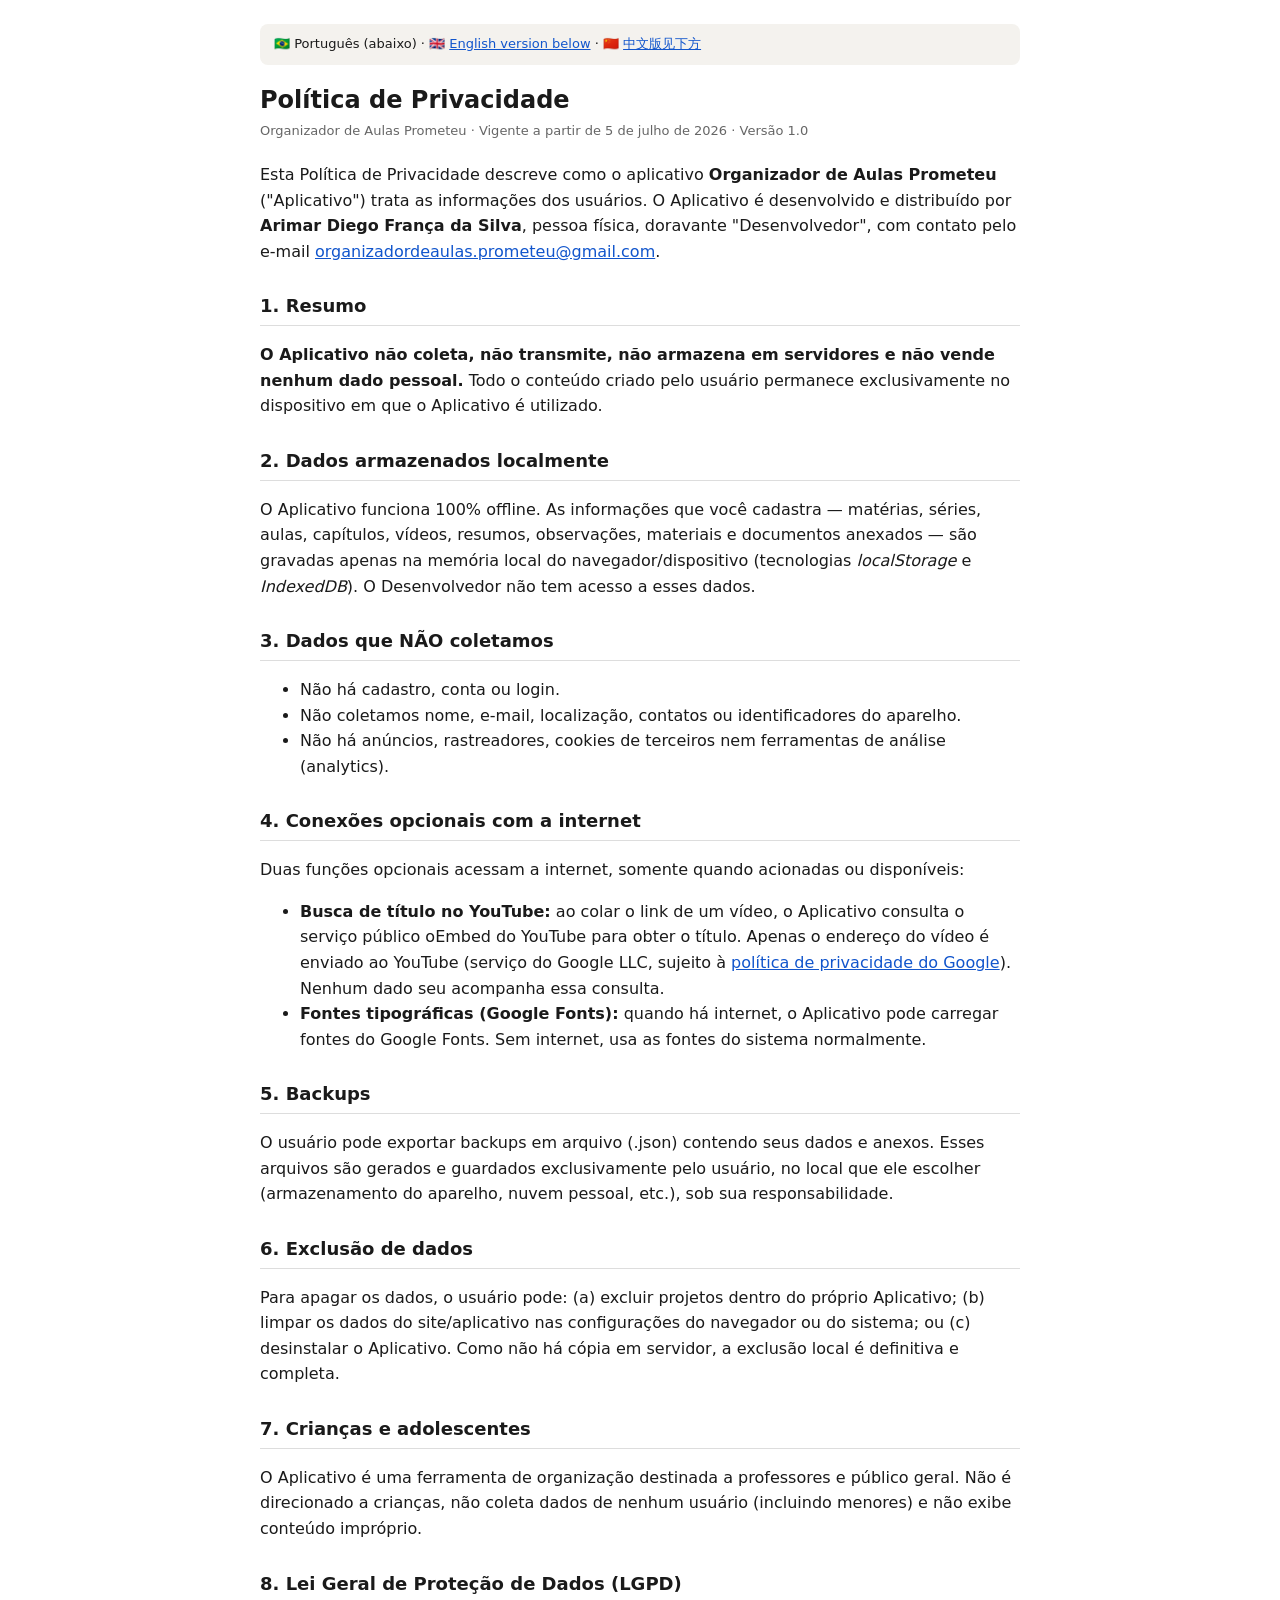
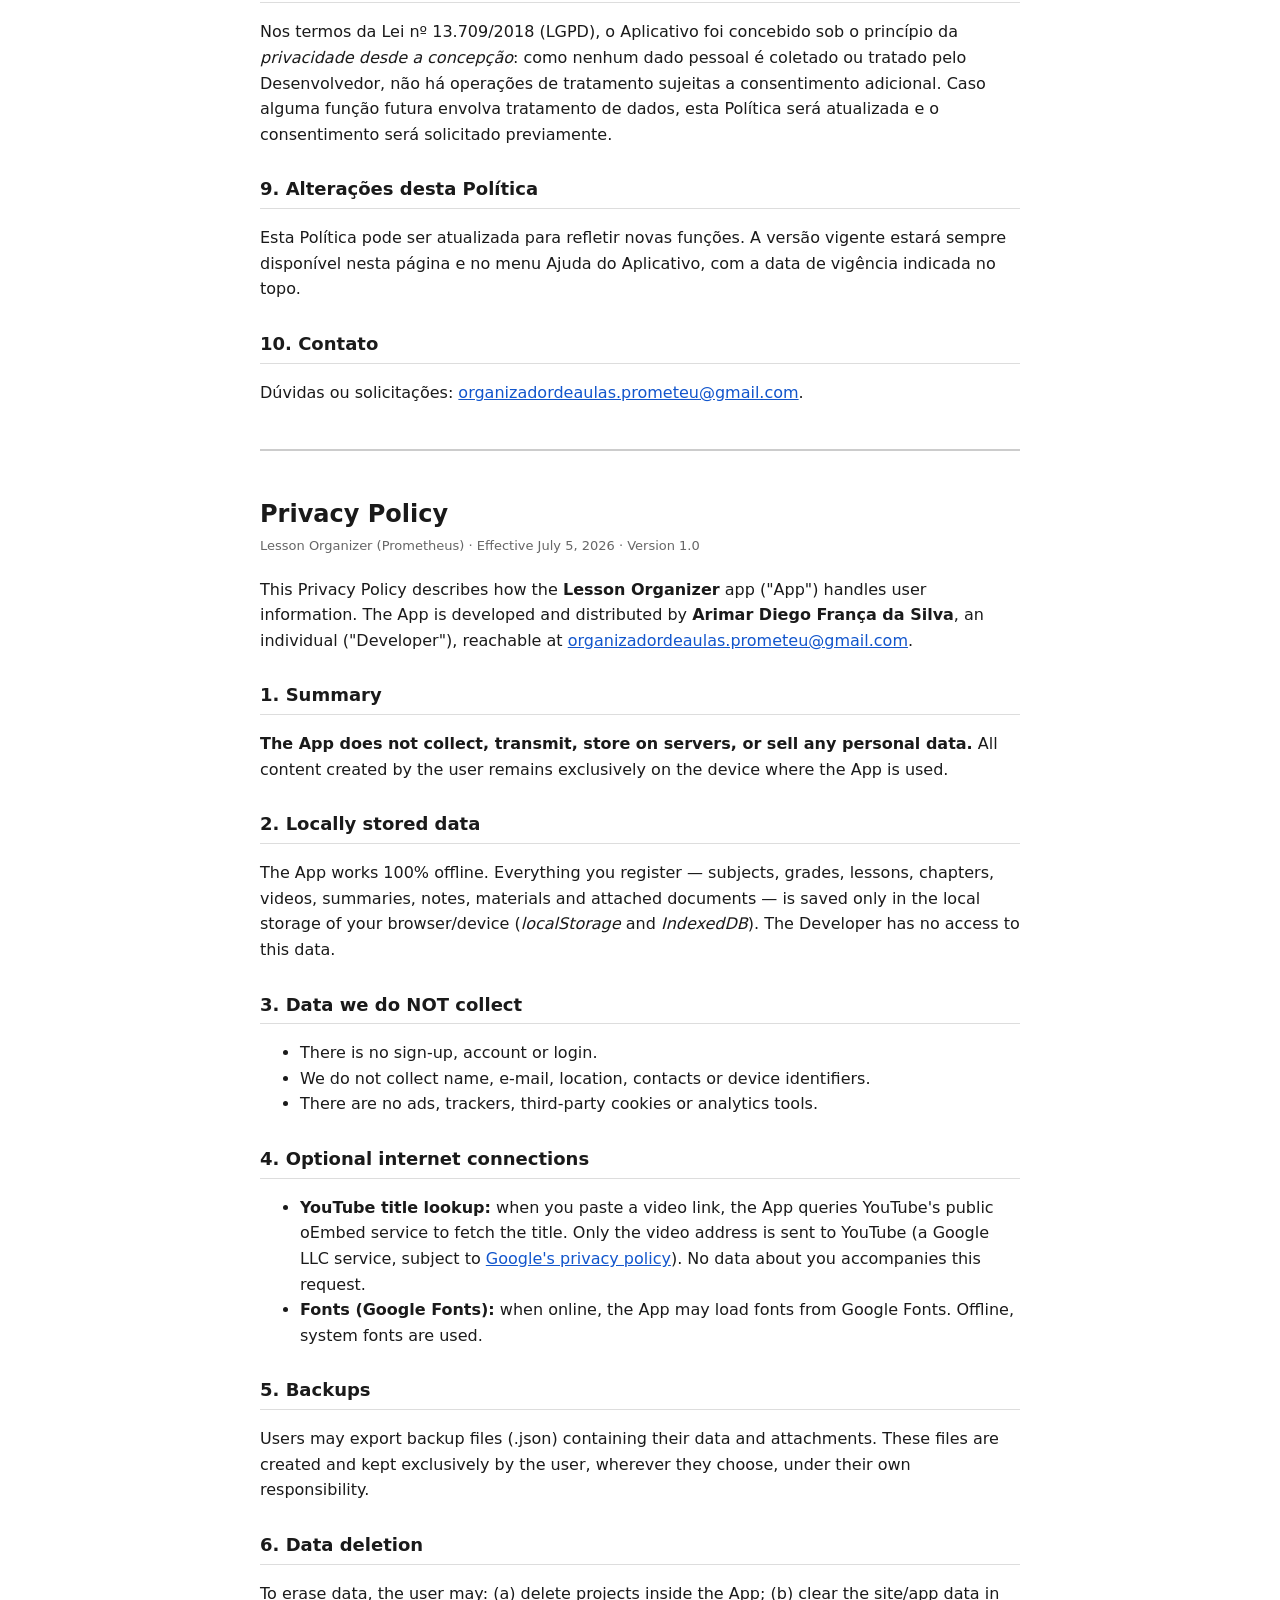
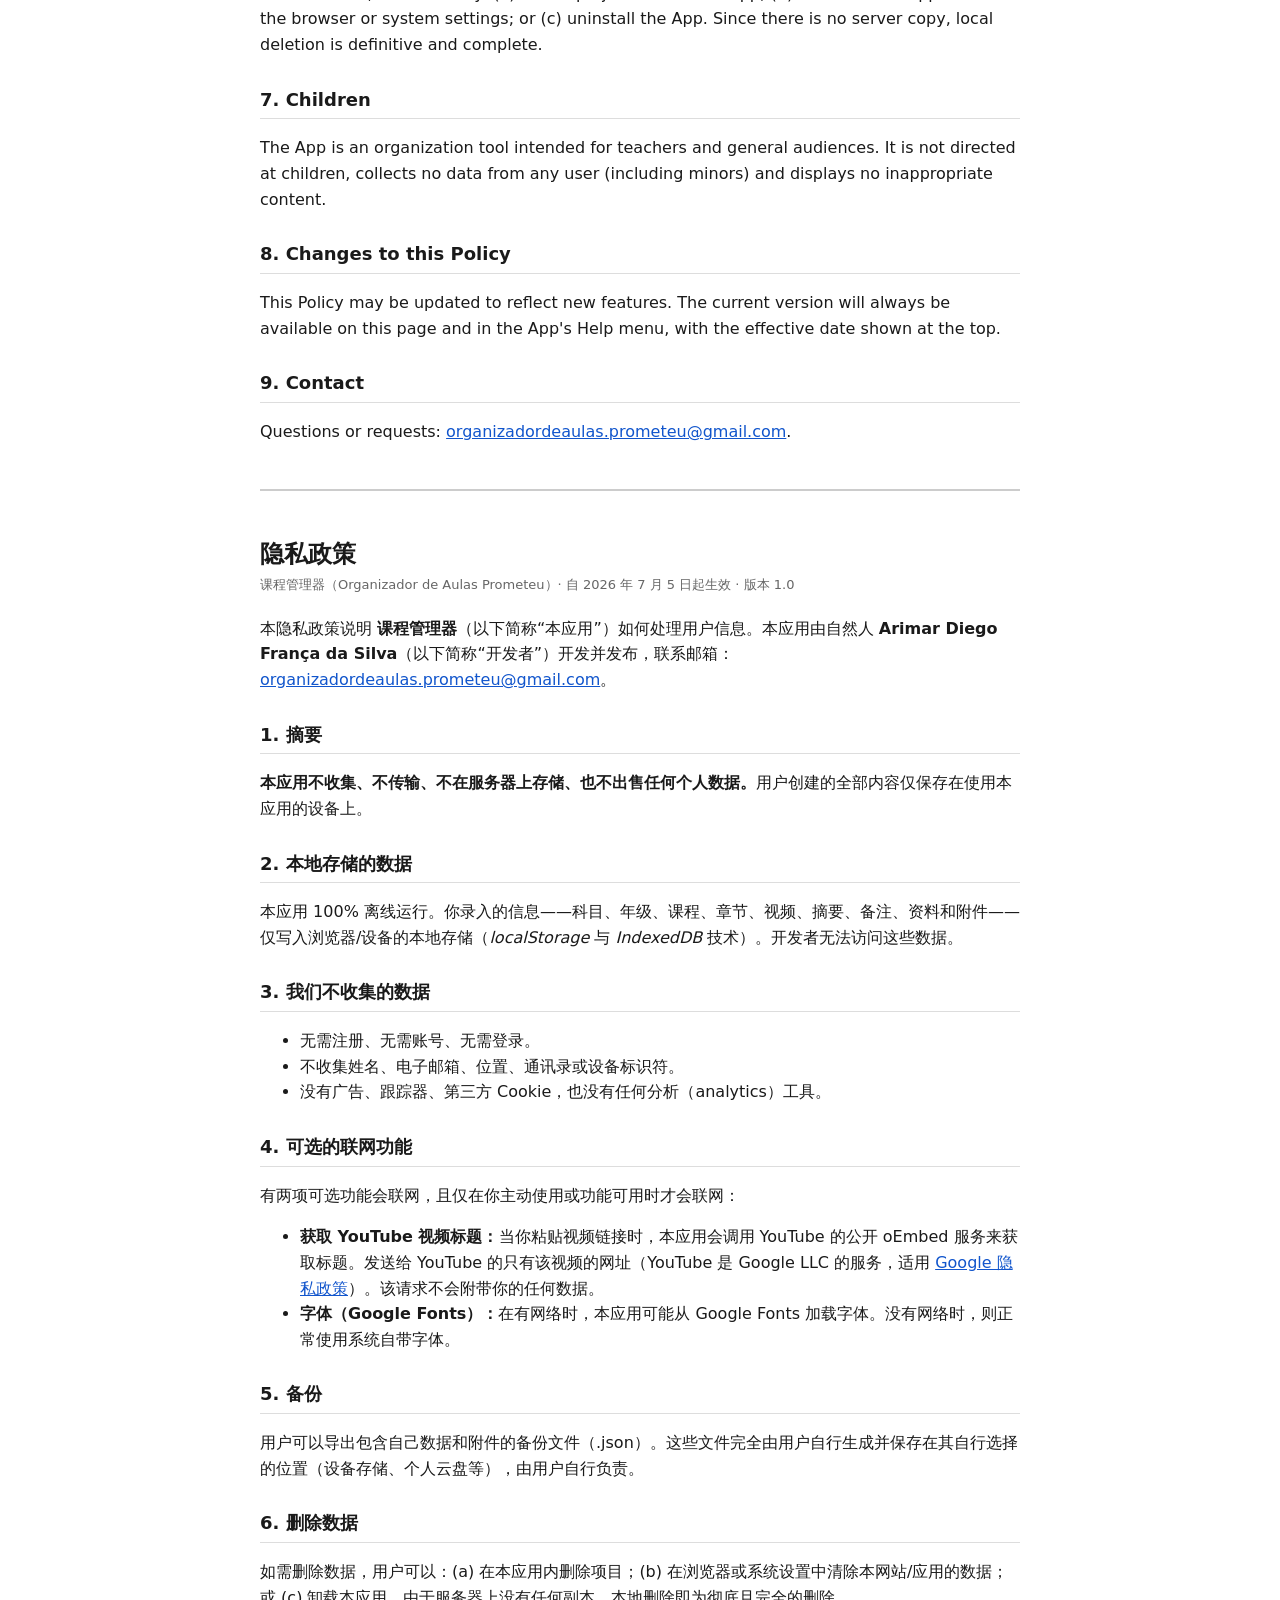
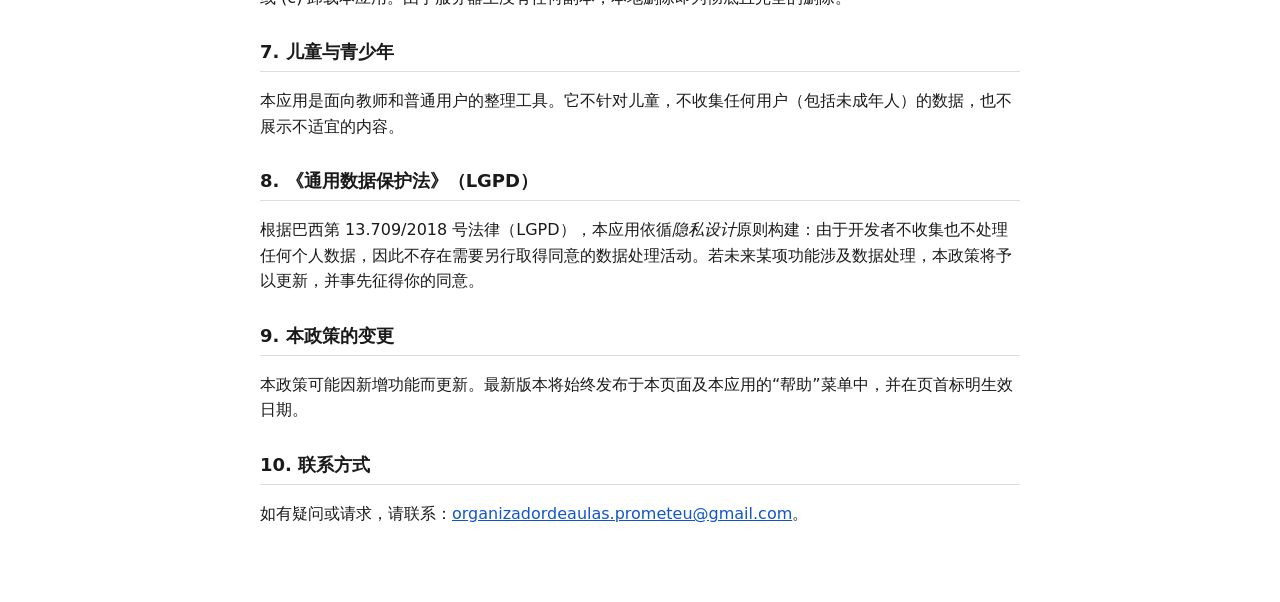
<file: privacidade.html>
<!DOCTYPE html>
<html lang="pt-BR">
<head>
<meta charset="UTF-8">
<meta name="viewport" content="width=device-width, initial-scale=1.0">
<title>Política de Privacidade — Organizador de Aulas Prometeu</title>
<style>
body{font-family:system-ui,-apple-system,sans-serif;max-width:760px;margin:0 auto;padding:24px 18px 60px;line-height:1.6;color:#1a1a1a;background:#fff}
h1{font-size:24px;margin-bottom:2px}
h2{font-size:18px;margin-top:28px;border-bottom:1px solid #ddd;padding-bottom:4px}
.meta{color:#666;font-size:13px;margin-bottom:20px}
.lang{background:#f4f2ee;border-radius:8px;padding:10px 14px;font-size:13px}
a{color:#1155cc}
hr{margin:44px 0;border:none;border-top:2px solid #ccc}
@media (prefers-color-scheme:dark){body{background:#111;color:#eee}.lang{background:#222}h2{border-color:#333}a{color:#7ab4ff}}
</style>
</head>
<body>

<div class="lang">🇧🇷 Português (abaixo) · 🇬🇧 <a href="#en">English version below</a> · 🇨🇳 <a href="#zh">中文版见下方</a></div>

<h1>Política de Privacidade</h1>
<div class="meta">Organizador de Aulas Prometeu · Vigente a partir de 5 de julho de 2026 · Versão 1.0</div>

<p>Esta Política de Privacidade descreve como o aplicativo <b>Organizador de Aulas Prometeu</b> ("Aplicativo") trata as informações dos usuários. O Aplicativo é desenvolvido e distribuído por <b>Arimar Diego França da Silva</b>, pessoa física, doravante "Desenvolvedor", com contato pelo e-mail <a href="mailto:organizadordeaulas.prometeu@gmail.com">organizadordeaulas.prometeu@gmail.com</a>.</p>

<h2>1. Resumo</h2>
<p><b>O Aplicativo não coleta, não transmite, não armazena em servidores e não vende nenhum dado pessoal.</b> Todo o conteúdo criado pelo usuário permanece exclusivamente no dispositivo em que o Aplicativo é utilizado.</p>

<h2>2. Dados armazenados localmente</h2>
<p>O Aplicativo funciona 100% offline. As informações que você cadastra — matérias, séries, aulas, capítulos, vídeos, resumos, observações, materiais e documentos anexados — são gravadas apenas na memória local do navegador/dispositivo (tecnologias <i>localStorage</i> e <i>IndexedDB</i>). O Desenvolvedor não tem acesso a esses dados.</p>

<h2>3. Dados que NÃO coletamos</h2>
<ul>
<li>Não há cadastro, conta ou login.</li>
<li>Não coletamos nome, e-mail, localização, contatos ou identificadores do aparelho.</li>
<li>Não há anúncios, rastreadores, cookies de terceiros nem ferramentas de análise (analytics).</li>
</ul>

<h2>4. Conexões opcionais com a internet</h2>
<p>Duas funções opcionais acessam a internet, somente quando acionadas ou disponíveis:</p>
<ul>
<li><b>Busca de título no YouTube:</b> ao colar o link de um vídeo, o Aplicativo consulta o serviço público oEmbed do YouTube para obter o título. Apenas o endereço do vídeo é enviado ao YouTube (serviço do Google LLC, sujeito à <a href="https://policies.google.com/privacy">política de privacidade do Google</a>). Nenhum dado seu acompanha essa consulta.</li>
<li><b>Fontes tipográficas (Google Fonts):</b> quando há internet, o Aplicativo pode carregar fontes do Google Fonts. Sem internet, usa as fontes do sistema normalmente.</li>
</ul>

<h2>5. Backups</h2>
<p>O usuário pode exportar backups em arquivo (.json) contendo seus dados e anexos. Esses arquivos são gerados e guardados exclusivamente pelo usuário, no local que ele escolher (armazenamento do aparelho, nuvem pessoal, etc.), sob sua responsabilidade.</p>

<h2>6. Exclusão de dados</h2>
<p>Para apagar os dados, o usuário pode: (a) excluir projetos dentro do próprio Aplicativo; (b) limpar os dados do site/aplicativo nas configurações do navegador ou do sistema; ou (c) desinstalar o Aplicativo. Como não há cópia em servidor, a exclusão local é definitiva e completa.</p>

<h2>7. Crianças e adolescentes</h2>
<p>O Aplicativo é uma ferramenta de organização destinada a professores e público geral. Não é direcionado a crianças, não coleta dados de nenhum usuário (incluindo menores) e não exibe conteúdo impróprio.</p>

<h2>8. Lei Geral de Proteção de Dados (LGPD)</h2>
<p>Nos termos da Lei nº 13.709/2018 (LGPD), o Aplicativo foi concebido sob o princípio da <i>privacidade desde a concepção</i>: como nenhum dado pessoal é coletado ou tratado pelo Desenvolvedor, não há operações de tratamento sujeitas a consentimento adicional. Caso alguma função futura envolva tratamento de dados, esta Política será atualizada e o consentimento será solicitado previamente.</p>

<h2>9. Alterações desta Política</h2>
<p>Esta Política pode ser atualizada para refletir novas funções. A versão vigente estará sempre disponível nesta página e no menu Ajuda do Aplicativo, com a data de vigência indicada no topo.</p>

<h2>10. Contato</h2>
<p>Dúvidas ou solicitações: <a href="mailto:organizadordeaulas.prometeu@gmail.com">organizadordeaulas.prometeu@gmail.com</a>.</p>

<hr>

<h1 id="en">Privacy Policy</h1>
<div class="meta">Lesson Organizer (Prometheus) · Effective July 5, 2026 · Version 1.0</div>

<p>This Privacy Policy describes how the <b>Lesson Organizer</b> app ("App") handles user information. The App is developed and distributed by <b>Arimar Diego França da Silva</b>, an individual ("Developer"), reachable at <a href="mailto:organizadordeaulas.prometeu@gmail.com">organizadordeaulas.prometeu@gmail.com</a>.</p>

<h2>1. Summary</h2>
<p><b>The App does not collect, transmit, store on servers, or sell any personal data.</b> All content created by the user remains exclusively on the device where the App is used.</p>

<h2>2. Locally stored data</h2>
<p>The App works 100% offline. Everything you register — subjects, grades, lessons, chapters, videos, summaries, notes, materials and attached documents — is saved only in the local storage of your browser/device (<i>localStorage</i> and <i>IndexedDB</i>). The Developer has no access to this data.</p>

<h2>3. Data we do NOT collect</h2>
<ul>
<li>There is no sign-up, account or login.</li>
<li>We do not collect name, e-mail, location, contacts or device identifiers.</li>
<li>There are no ads, trackers, third-party cookies or analytics tools.</li>
</ul>

<h2>4. Optional internet connections</h2>
<ul>
<li><b>YouTube title lookup:</b> when you paste a video link, the App queries YouTube's public oEmbed service to fetch the title. Only the video address is sent to YouTube (a Google LLC service, subject to <a href="https://policies.google.com/privacy">Google's privacy policy</a>). No data about you accompanies this request.</li>
<li><b>Fonts (Google Fonts):</b> when online, the App may load fonts from Google Fonts. Offline, system fonts are used.</li>
</ul>

<h2>5. Backups</h2>
<p>Users may export backup files (.json) containing their data and attachments. These files are created and kept exclusively by the user, wherever they choose, under their own responsibility.</p>

<h2>6. Data deletion</h2>
<p>To erase data, the user may: (a) delete projects inside the App; (b) clear the site/app data in the browser or system settings; or (c) uninstall the App. Since there is no server copy, local deletion is definitive and complete.</p>

<h2>7. Children</h2>
<p>The App is an organization tool intended for teachers and general audiences. It is not directed at children, collects no data from any user (including minors) and displays no inappropriate content.</p>

<h2>8. Changes to this Policy</h2>
<p>This Policy may be updated to reflect new features. The current version will always be available on this page and in the App's Help menu, with the effective date shown at the top.</p>

<h2>9. Contact</h2>
<p>Questions or requests: <a href="mailto:organizadordeaulas.prometeu@gmail.com">organizadordeaulas.prometeu@gmail.com</a>.</p>


<hr>

<h1 id="zh">隐私政策</h1>
<div class="meta">课程管理器（Organizador de Aulas Prometeu）· 自 2026 年 7 月 5 日起生效 · 版本 1.0</div>

<p>本隐私政策说明 <b>课程管理器</b>（以下简称“本应用”）如何处理用户信息。本应用由自然人 <b>Arimar Diego França da Silva</b>（以下简称“开发者”）开发并发布，联系邮箱：<a href="mailto:organizadordeaulas.prometeu@gmail.com">organizadordeaulas.prometeu@gmail.com</a>。</p>

<h2>1. 摘要</h2>
<p><b>本应用不收集、不传输、不在服务器上存储、也不出售任何个人数据。</b>用户创建的全部内容仅保存在使用本应用的设备上。</p>

<h2>2. 本地存储的数据</h2>
<p>本应用 100% 离线运行。你录入的信息——科目、年级、课程、章节、视频、摘要、备注、资料和附件——仅写入浏览器/设备的本地存储（<i>localStorage</i> 与 <i>IndexedDB</i> 技术）。开发者无法访问这些数据。</p>

<h2>3. 我们不收集的数据</h2>
<ul>
<li>无需注册、无需账号、无需登录。</li>
<li>不收集姓名、电子邮箱、位置、通讯录或设备标识符。</li>
<li>没有广告、跟踪器、第三方 Cookie，也没有任何分析（analytics）工具。</li>
</ul>

<h2>4. 可选的联网功能</h2>
<p>有两项可选功能会联网，且仅在你主动使用或功能可用时才会联网：</p>
<ul>
<li><b>获取 YouTube 视频标题：</b>当你粘贴视频链接时，本应用会调用 YouTube 的公开 oEmbed 服务来获取标题。发送给 YouTube 的只有该视频的网址（YouTube 是 Google LLC 的服务，适用 <a href="https://policies.google.com/privacy">Google 隐私政策</a>）。该请求不会附带你的任何数据。</li>
<li><b>字体（Google Fonts）：</b>在有网络时，本应用可能从 Google Fonts 加载字体。没有网络时，则正常使用系统自带字体。</li>
</ul>

<h2>5. 备份</h2>
<p>用户可以导出包含自己数据和附件的备份文件（.json）。这些文件完全由用户自行生成并保存在其自行选择的位置（设备存储、个人云盘等），由用户自行负责。</p>

<h2>6. 删除数据</h2>
<p>如需删除数据，用户可以：(a) 在本应用内删除项目；(b) 在浏览器或系统设置中清除本网站/应用的数据；或 (c) 卸载本应用。由于服务器上没有任何副本，本地删除即为彻底且完全的删除。</p>

<h2>7. 儿童与青少年</h2>
<p>本应用是面向教师和普通用户的整理工具。它不针对儿童，不收集任何用户（包括未成年人）的数据，也不展示不适宜的内容。</p>

<h2>8. 《通用数据保护法》（LGPD）</h2>
<p>根据巴西第 13.709/2018 号法律（LGPD），本应用依循<i>隐私设计</i>原则构建：由于开发者不收集也不处理任何个人数据，因此不存在需要另行取得同意的数据处理活动。若未来某项功能涉及数据处理，本政策将予以更新，并事先征得你的同意。</p>

<h2>9. 本政策的变更</h2>
<p>本政策可能因新增功能而更新。最新版本将始终发布于本页面及本应用的“帮助”菜单中，并在页首标明生效日期。</p>

<h2>10. 联系方式</h2>
<p>如有疑问或请求，请联系：<a href="mailto:organizadordeaulas.prometeu@gmail.com">organizadordeaulas.prometeu@gmail.com</a>。</p>

</body>
</html>
</file>
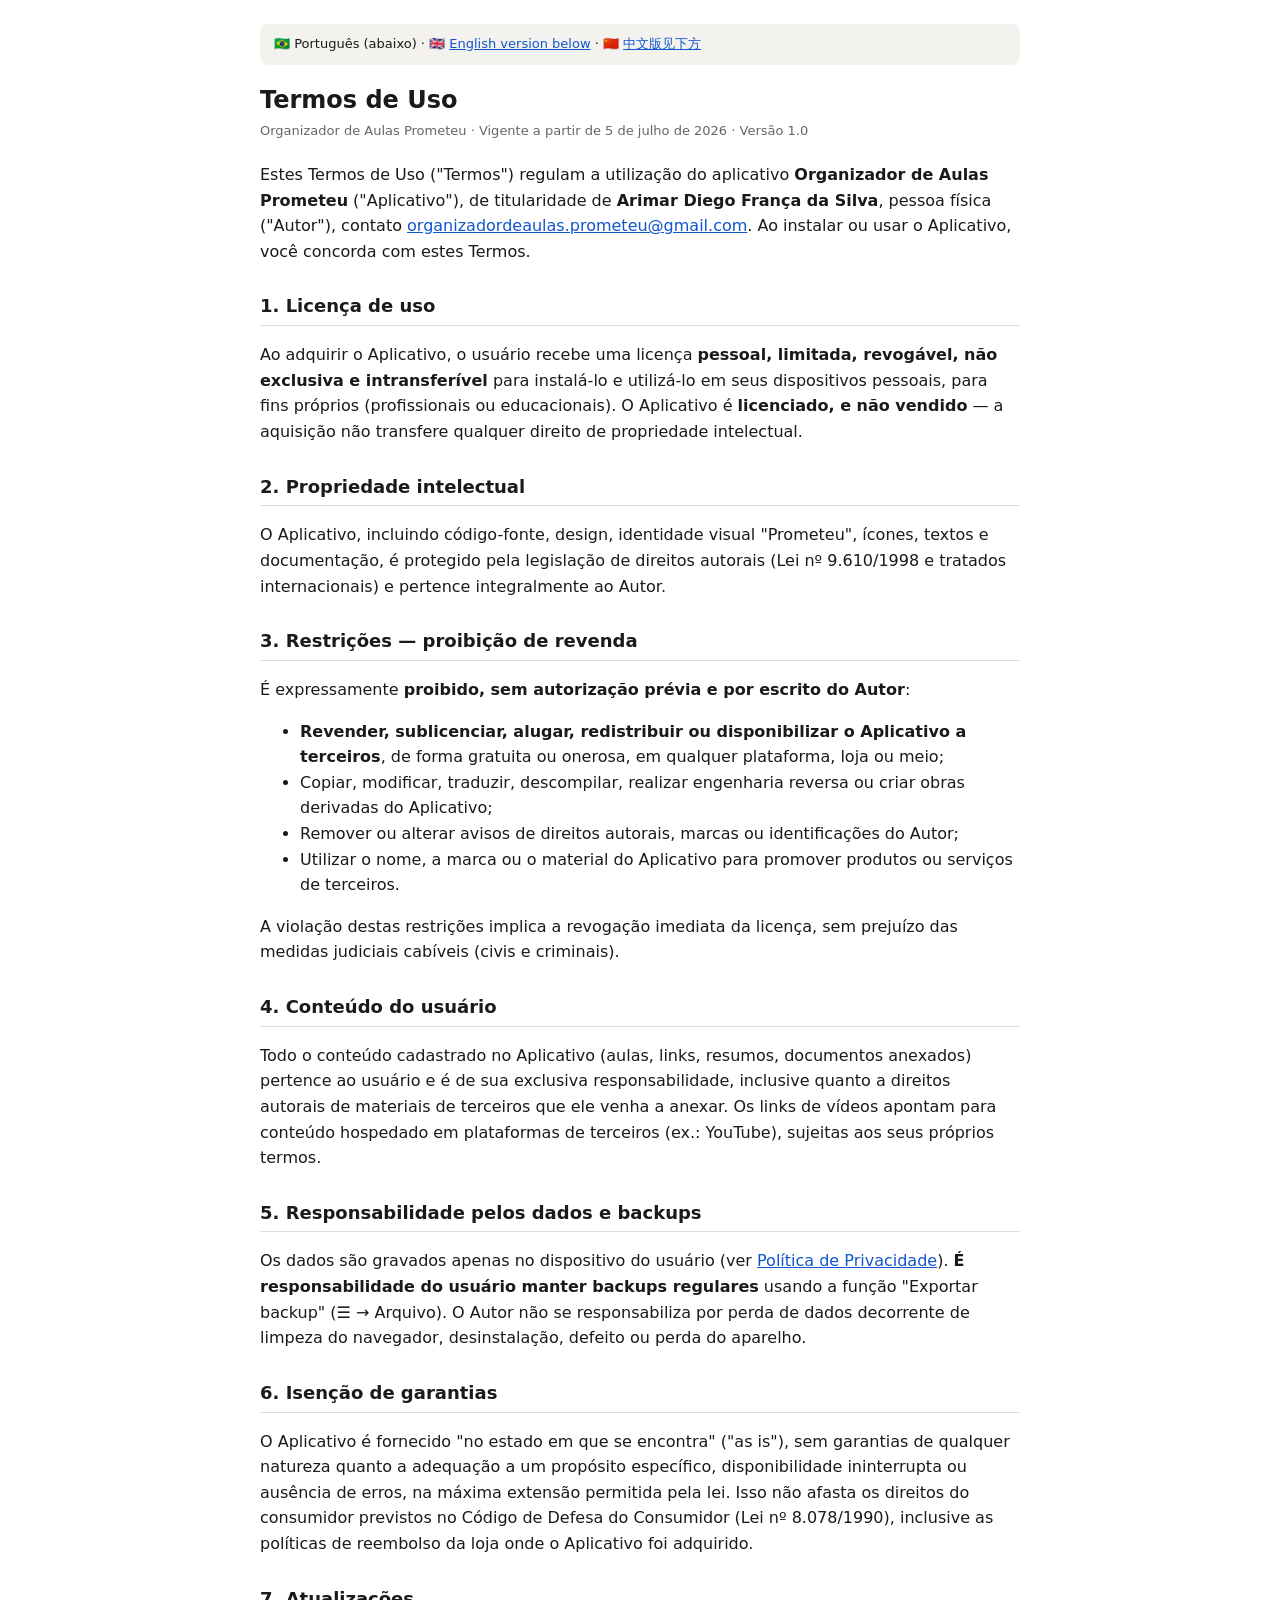
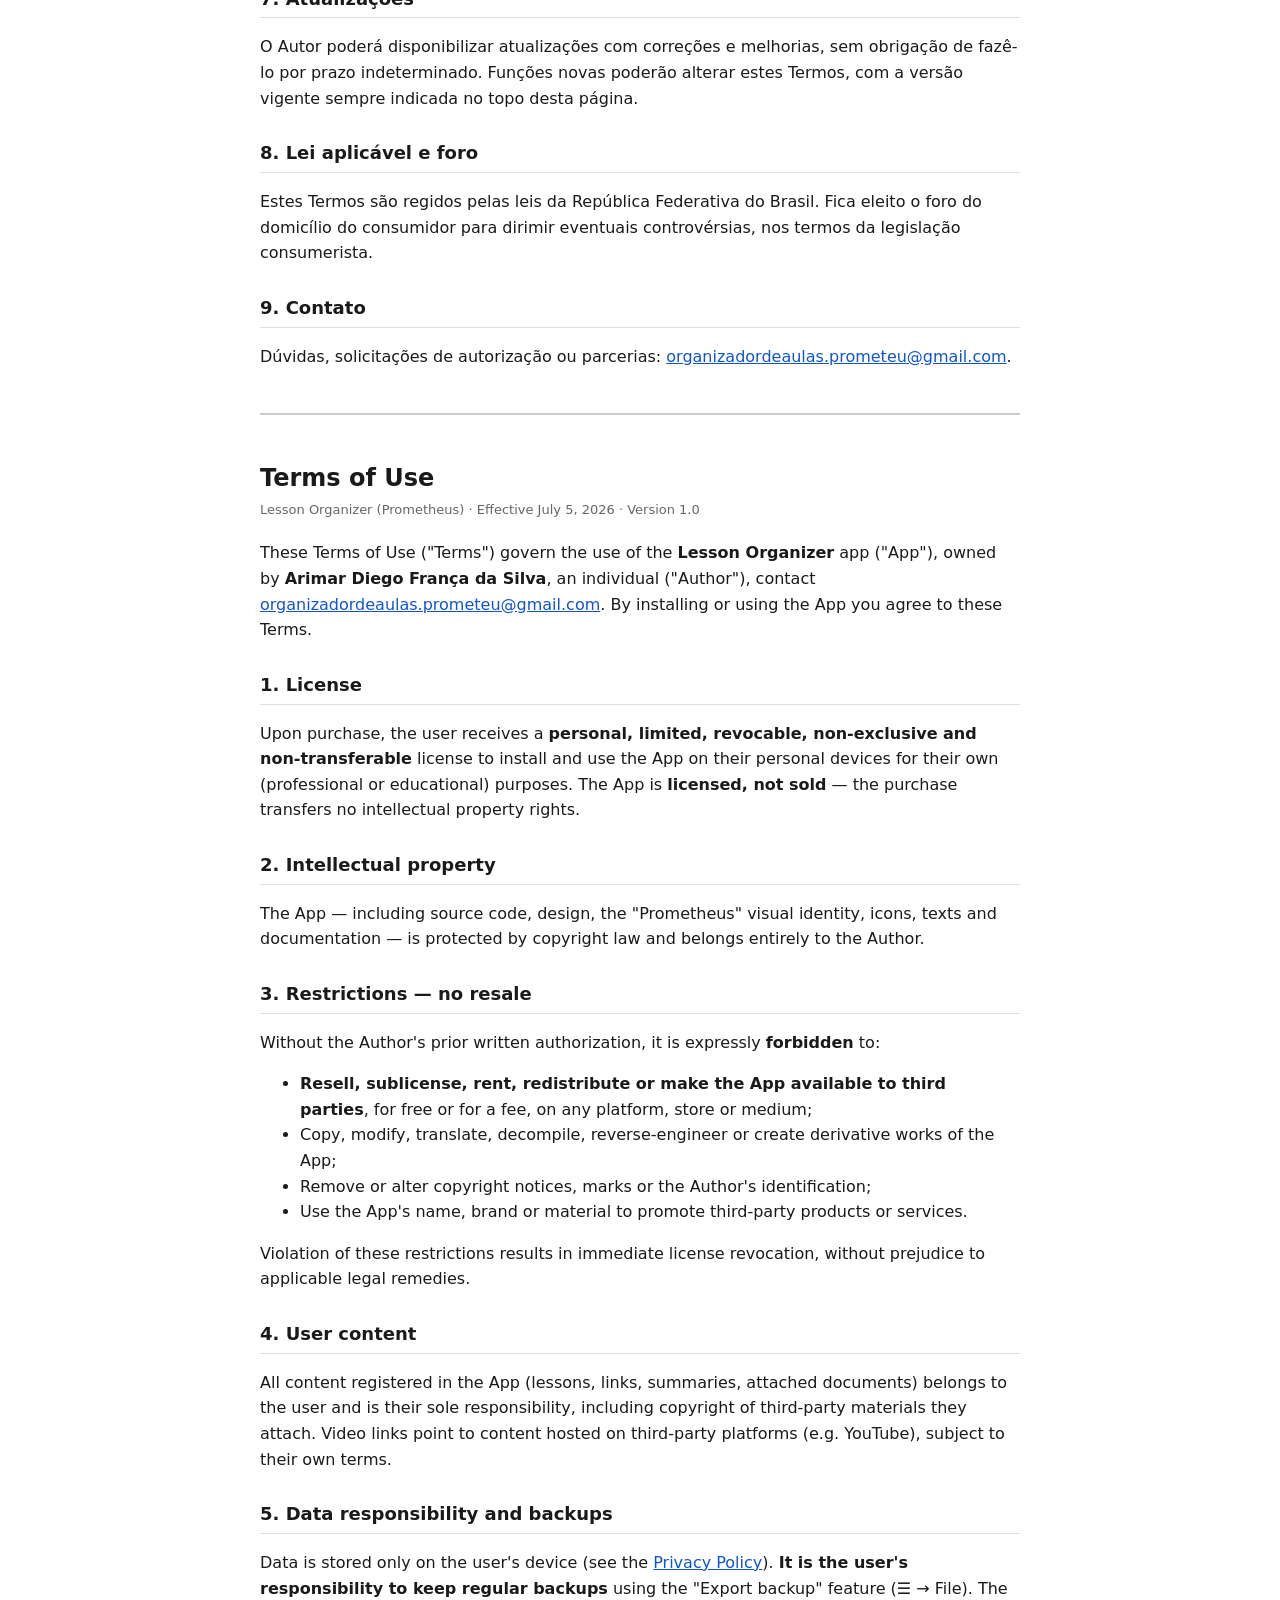
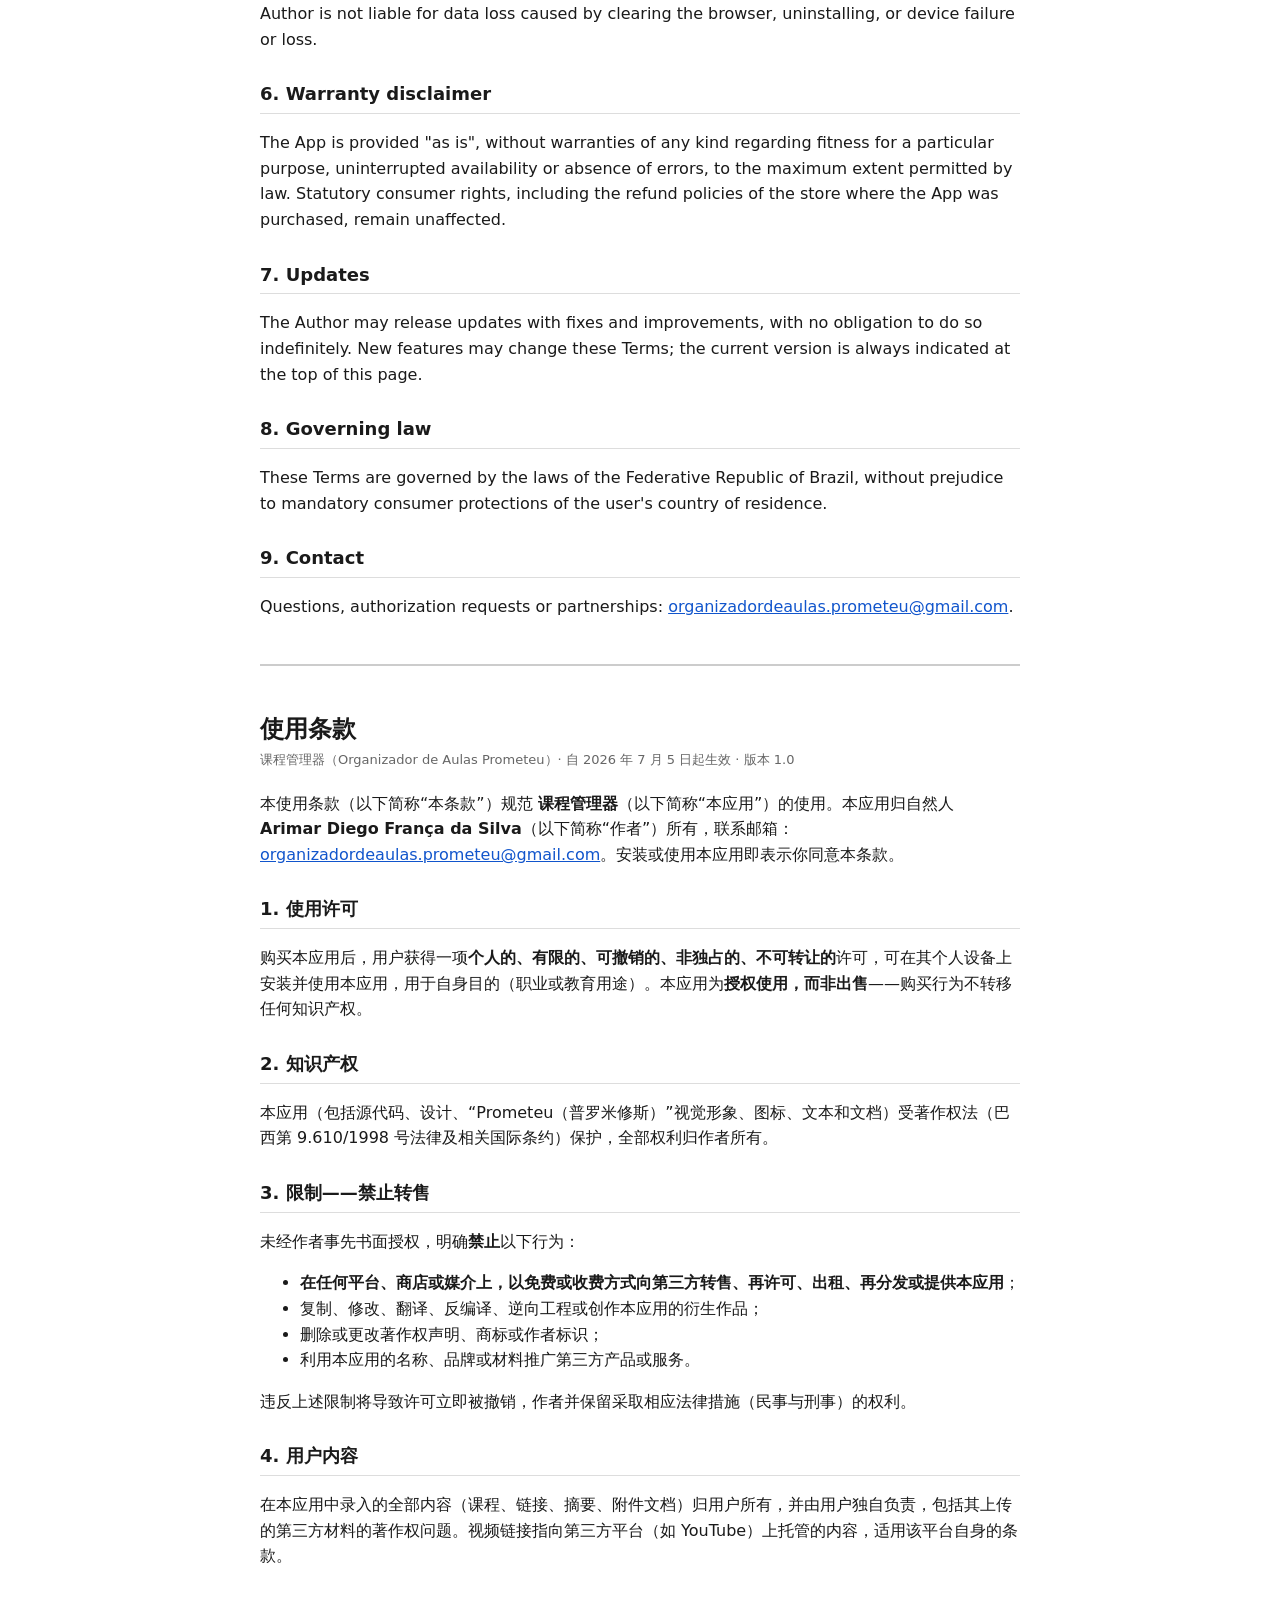
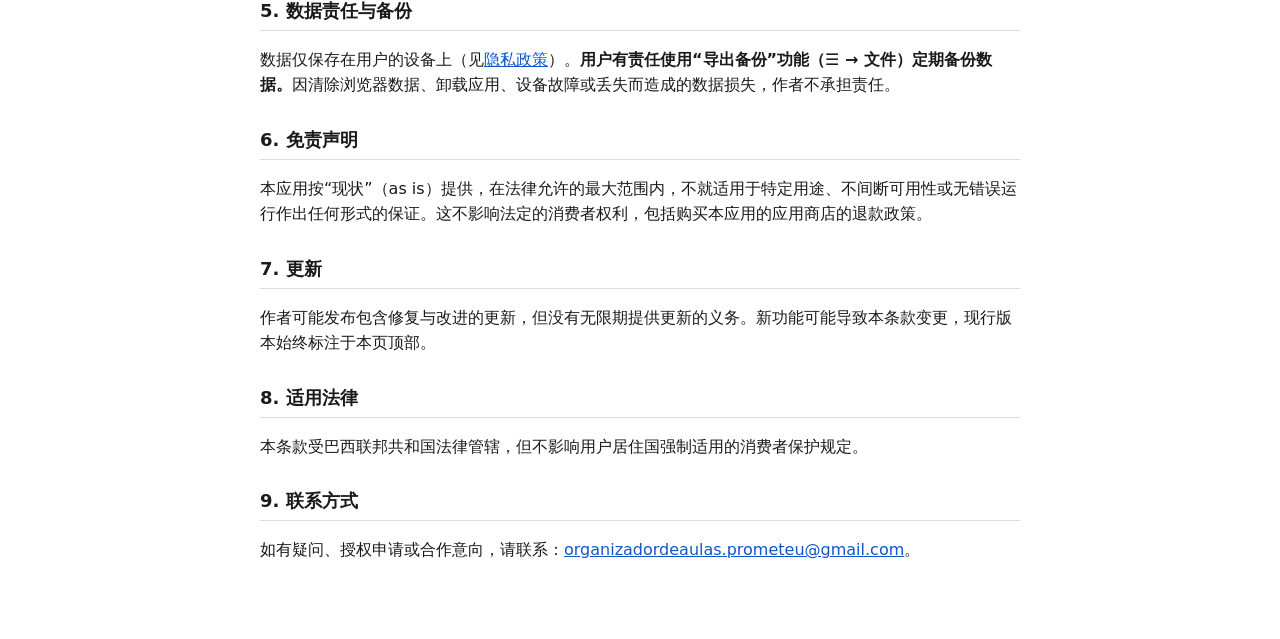
<file: termos.html>
<!DOCTYPE html>
<html lang="pt-BR">
<head>
<meta charset="UTF-8">
<meta name="viewport" content="width=device-width, initial-scale=1.0">
<title>Termos de Uso — Organizador de Aulas Prometeu</title>
<style>
body{font-family:system-ui,-apple-system,sans-serif;max-width:760px;margin:0 auto;padding:24px 18px 60px;line-height:1.6;color:#1a1a1a;background:#fff}
h1{font-size:24px;margin-bottom:2px}
h2{font-size:18px;margin-top:28px;border-bottom:1px solid #ddd;padding-bottom:4px}
.meta{color:#666;font-size:13px;margin-bottom:20px}
.lang{background:#f4f2ee;border-radius:8px;padding:10px 14px;font-size:13px}
a{color:#1155cc}
hr{margin:44px 0;border:none;border-top:2px solid #ccc}
@media (prefers-color-scheme:dark){body{background:#111;color:#eee}.lang{background:#222}h2{border-color:#333}a{color:#7ab4ff}}
</style>
</head>
<body>

<div class="lang">🇧🇷 Português (abaixo) · 🇬🇧 <a href="#en">English version below</a> · 🇨🇳 <a href="#zh">中文版见下方</a></div>

<h1>Termos de Uso</h1>
<div class="meta">Organizador de Aulas Prometeu · Vigente a partir de 5 de julho de 2026 · Versão 1.0</div>

<p>Estes Termos de Uso ("Termos") regulam a utilização do aplicativo <b>Organizador de Aulas Prometeu</b> ("Aplicativo"), de titularidade de <b>Arimar Diego França da Silva</b>, pessoa física ("Autor"), contato <a href="mailto:organizadordeaulas.prometeu@gmail.com">organizadordeaulas.prometeu@gmail.com</a>. Ao instalar ou usar o Aplicativo, você concorda com estes Termos.</p>

<h2>1. Licença de uso</h2>
<p>Ao adquirir o Aplicativo, o usuário recebe uma licença <b>pessoal, limitada, revogável, não exclusiva e intransferível</b> para instalá-lo e utilizá-lo em seus dispositivos pessoais, para fins próprios (profissionais ou educacionais). O Aplicativo é <b>licenciado, e não vendido</b> — a aquisição não transfere qualquer direito de propriedade intelectual.</p>

<h2>2. Propriedade intelectual</h2>
<p>O Aplicativo, incluindo código-fonte, design, identidade visual "Prometeu", ícones, textos e documentação, é protegido pela legislação de direitos autorais (Lei nº 9.610/1998 e tratados internacionais) e pertence integralmente ao Autor.</p>

<h2>3. Restrições — proibição de revenda</h2>
<p>É expressamente <b>proibido, sem autorização prévia e por escrito do Autor</b>:</p>
<ul>
<li><b>Revender, sublicenciar, alugar, redistribuir ou disponibilizar o Aplicativo a terceiros</b>, de forma gratuita ou onerosa, em qualquer plataforma, loja ou meio;</li>
<li>Copiar, modificar, traduzir, descompilar, realizar engenharia reversa ou criar obras derivadas do Aplicativo;</li>
<li>Remover ou alterar avisos de direitos autorais, marcas ou identificações do Autor;</li>
<li>Utilizar o nome, a marca ou o material do Aplicativo para promover produtos ou serviços de terceiros.</li>
</ul>
<p>A violação destas restrições implica a revogação imediata da licença, sem prejuízo das medidas judiciais cabíveis (civis e criminais).</p>

<h2>4. Conteúdo do usuário</h2>
<p>Todo o conteúdo cadastrado no Aplicativo (aulas, links, resumos, documentos anexados) pertence ao usuário e é de sua exclusiva responsabilidade, inclusive quanto a direitos autorais de materiais de terceiros que ele venha a anexar. Os links de vídeos apontam para conteúdo hospedado em plataformas de terceiros (ex.: YouTube), sujeitas aos seus próprios termos.</p>

<h2>5. Responsabilidade pelos dados e backups</h2>
<p>Os dados são gravados apenas no dispositivo do usuário (ver <a href="privacidade.html">Política de Privacidade</a>). <b>É responsabilidade do usuário manter backups regulares</b> usando a função "Exportar backup" (☰ → Arquivo). O Autor não se responsabiliza por perda de dados decorrente de limpeza do navegador, desinstalação, defeito ou perda do aparelho.</p>

<h2>6. Isenção de garantias</h2>
<p>O Aplicativo é fornecido "no estado em que se encontra" ("as is"), sem garantias de qualquer natureza quanto a adequação a um propósito específico, disponibilidade ininterrupta ou ausência de erros, na máxima extensão permitida pela lei. Isso não afasta os direitos do consumidor previstos no Código de Defesa do Consumidor (Lei nº 8.078/1990), inclusive as políticas de reembolso da loja onde o Aplicativo foi adquirido.</p>

<h2>7. Atualizações</h2>
<p>O Autor poderá disponibilizar atualizações com correções e melhorias, sem obrigação de fazê-lo por prazo indeterminado. Funções novas poderão alterar estes Termos, com a versão vigente sempre indicada no topo desta página.</p>

<h2>8. Lei aplicável e foro</h2>
<p>Estes Termos são regidos pelas leis da República Federativa do Brasil. Fica eleito o foro do domicílio do consumidor para dirimir eventuais controvérsias, nos termos da legislação consumerista.</p>

<h2>9. Contato</h2>
<p>Dúvidas, solicitações de autorização ou parcerias: <a href="mailto:organizadordeaulas.prometeu@gmail.com">organizadordeaulas.prometeu@gmail.com</a>.</p>

<hr>

<h1 id="en">Terms of Use</h1>
<div class="meta">Lesson Organizer (Prometheus) · Effective July 5, 2026 · Version 1.0</div>

<p>These Terms of Use ("Terms") govern the use of the <b>Lesson Organizer</b> app ("App"), owned by <b>Arimar Diego França da Silva</b>, an individual ("Author"), contact <a href="mailto:organizadordeaulas.prometeu@gmail.com">organizadordeaulas.prometeu@gmail.com</a>. By installing or using the App you agree to these Terms.</p>

<h2>1. License</h2>
<p>Upon purchase, the user receives a <b>personal, limited, revocable, non-exclusive and non-transferable</b> license to install and use the App on their personal devices for their own (professional or educational) purposes. The App is <b>licensed, not sold</b> — the purchase transfers no intellectual property rights.</p>

<h2>2. Intellectual property</h2>
<p>The App — including source code, design, the "Prometheus" visual identity, icons, texts and documentation — is protected by copyright law and belongs entirely to the Author.</p>

<h2>3. Restrictions — no resale</h2>
<p>Without the Author's prior written authorization, it is expressly <b>forbidden</b> to:</p>
<ul>
<li><b>Resell, sublicense, rent, redistribute or make the App available to third parties</b>, for free or for a fee, on any platform, store or medium;</li>
<li>Copy, modify, translate, decompile, reverse-engineer or create derivative works of the App;</li>
<li>Remove or alter copyright notices, marks or the Author's identification;</li>
<li>Use the App's name, brand or material to promote third-party products or services.</li>
</ul>
<p>Violation of these restrictions results in immediate license revocation, without prejudice to applicable legal remedies.</p>

<h2>4. User content</h2>
<p>All content registered in the App (lessons, links, summaries, attached documents) belongs to the user and is their sole responsibility, including copyright of third-party materials they attach. Video links point to content hosted on third-party platforms (e.g. YouTube), subject to their own terms.</p>

<h2>5. Data responsibility and backups</h2>
<p>Data is stored only on the user's device (see the <a href="privacidade.html">Privacy Policy</a>). <b>It is the user's responsibility to keep regular backups</b> using the "Export backup" feature (☰ → File). The Author is not liable for data loss caused by clearing the browser, uninstalling, or device failure or loss.</p>

<h2>6. Warranty disclaimer</h2>
<p>The App is provided "as is", without warranties of any kind regarding fitness for a particular purpose, uninterrupted availability or absence of errors, to the maximum extent permitted by law. Statutory consumer rights, including the refund policies of the store where the App was purchased, remain unaffected.</p>

<h2>7. Updates</h2>
<p>The Author may release updates with fixes and improvements, with no obligation to do so indefinitely. New features may change these Terms; the current version is always indicated at the top of this page.</p>

<h2>8. Governing law</h2>
<p>These Terms are governed by the laws of the Federative Republic of Brazil, without prejudice to mandatory consumer protections of the user's country of residence.</p>

<h2>9. Contact</h2>
<p>Questions, authorization requests or partnerships: <a href="mailto:organizadordeaulas.prometeu@gmail.com">organizadordeaulas.prometeu@gmail.com</a>.</p>

<hr>

<h1 id="zh">使用条款</h1>
<div class="meta">课程管理器（Organizador de Aulas Prometeu）· 自 2026 年 7 月 5 日起生效 · 版本 1.0</div>

<p>本使用条款（以下简称“本条款”）规范 <b>课程管理器</b>（以下简称“本应用”）的使用。本应用归自然人 <b>Arimar Diego França da Silva</b>（以下简称“作者”）所有，联系邮箱：<a href="mailto:organizadordeaulas.prometeu@gmail.com">organizadordeaulas.prometeu@gmail.com</a>。安装或使用本应用即表示你同意本条款。</p>

<h2>1. 使用许可</h2>
<p>购买本应用后，用户获得一项<b>个人的、有限的、可撤销的、非独占的、不可转让的</b>许可，可在其个人设备上安装并使用本应用，用于自身目的（职业或教育用途）。本应用为<b>授权使用，而非出售</b>——购买行为不转移任何知识产权。</p>

<h2>2. 知识产权</h2>
<p>本应用（包括源代码、设计、“Prometeu（普罗米修斯）”视觉形象、图标、文本和文档）受著作权法（巴西第 9.610/1998 号法律及相关国际条约）保护，全部权利归作者所有。</p>

<h2>3. 限制——禁止转售</h2>
<p>未经作者事先书面授权，明确<b>禁止</b>以下行为：</p>
<ul>
<li><b>在任何平台、商店或媒介上，以免费或收费方式向第三方转售、再许可、出租、再分发或提供本应用</b>；</li>
<li>复制、修改、翻译、反编译、逆向工程或创作本应用的衍生作品；</li>
<li>删除或更改著作权声明、商标或作者标识；</li>
<li>利用本应用的名称、品牌或材料推广第三方产品或服务。</li>
</ul>
<p>违反上述限制将导致许可立即被撤销，作者并保留采取相应法律措施（民事与刑事）的权利。</p>

<h2>4. 用户内容</h2>
<p>在本应用中录入的全部内容（课程、链接、摘要、附件文档）归用户所有，并由用户独自负责，包括其上传的第三方材料的著作权问题。视频链接指向第三方平台（如 YouTube）上托管的内容，适用该平台自身的条款。</p>

<h2>5. 数据责任与备份</h2>
<p>数据仅保存在用户的设备上（见<a href="privacidade.html">隐私政策</a>）。<b>用户有责任使用“导出备份”功能（☰ → 文件）定期备份数据。</b>因清除浏览器数据、卸载应用、设备故障或丢失而造成的数据损失，作者不承担责任。</p>

<h2>6. 免责声明</h2>
<p>本应用按“现状”（as is）提供，在法律允许的最大范围内，不就适用于特定用途、不间断可用性或无错误运行作出任何形式的保证。这不影响法定的消费者权利，包括购买本应用的应用商店的退款政策。</p>

<h2>7. 更新</h2>
<p>作者可能发布包含修复与改进的更新，但没有无限期提供更新的义务。新功能可能导致本条款变更，现行版本始终标注于本页顶部。</p>

<h2>8. 适用法律</h2>
<p>本条款受巴西联邦共和国法律管辖，但不影响用户居住国强制适用的消费者保护规定。</p>

<h2>9. 联系方式</h2>
<p>如有疑问、授权申请或合作意向，请联系：<a href="mailto:organizadordeaulas.prometeu@gmail.com">organizadordeaulas.prometeu@gmail.com</a>。</p>

</body>
</html>
</file>
